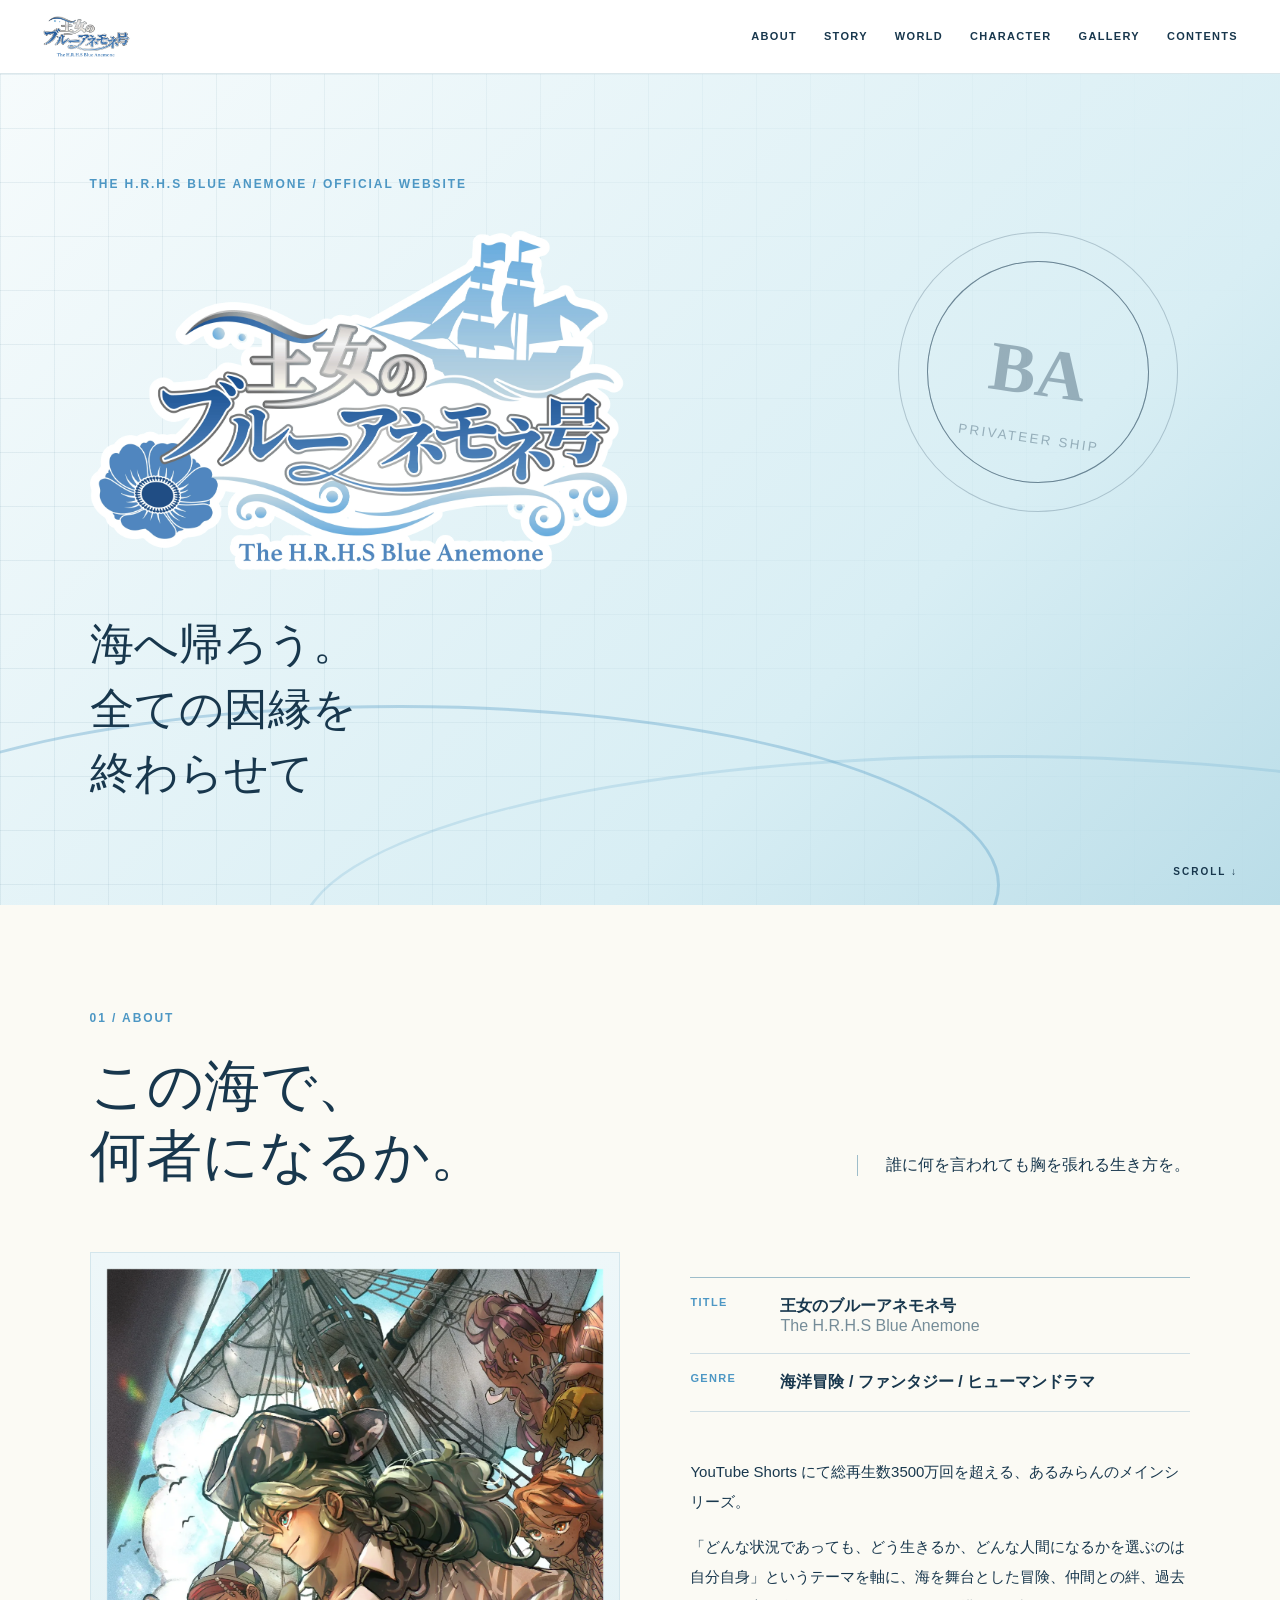
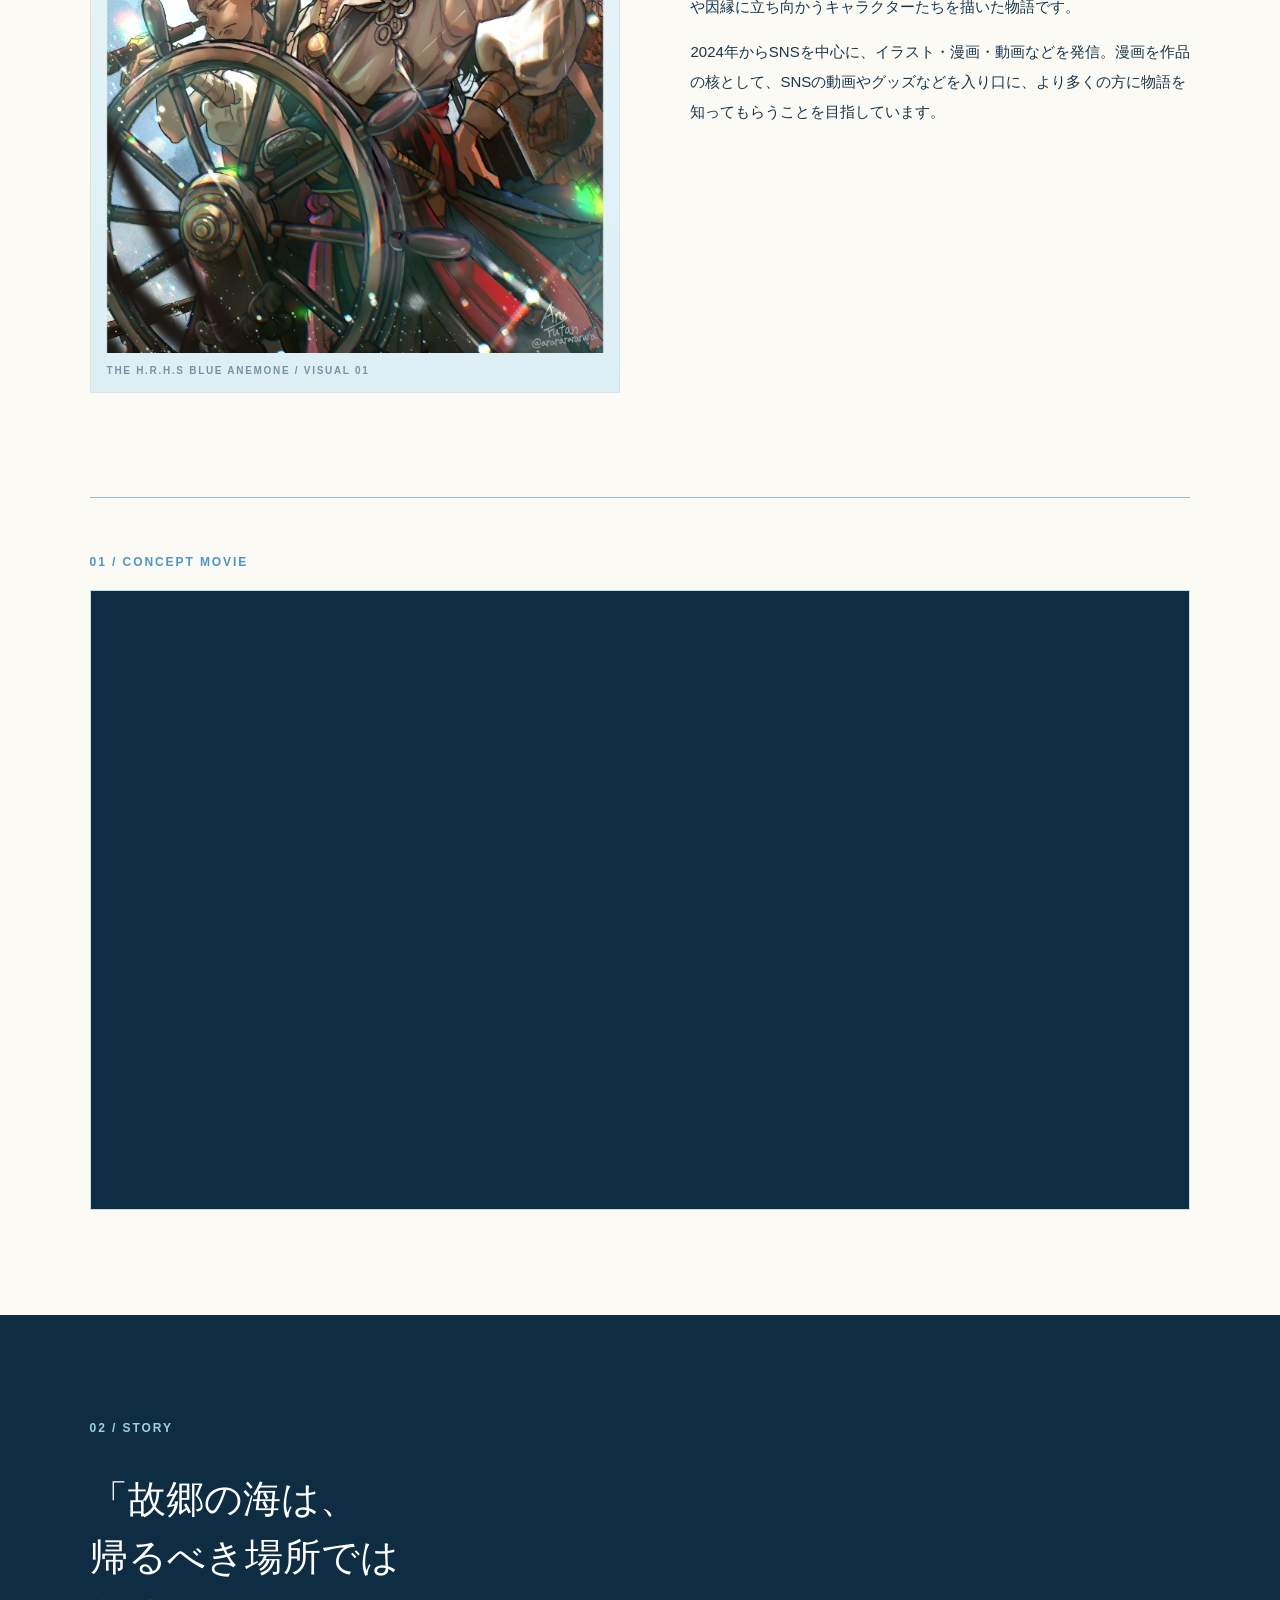
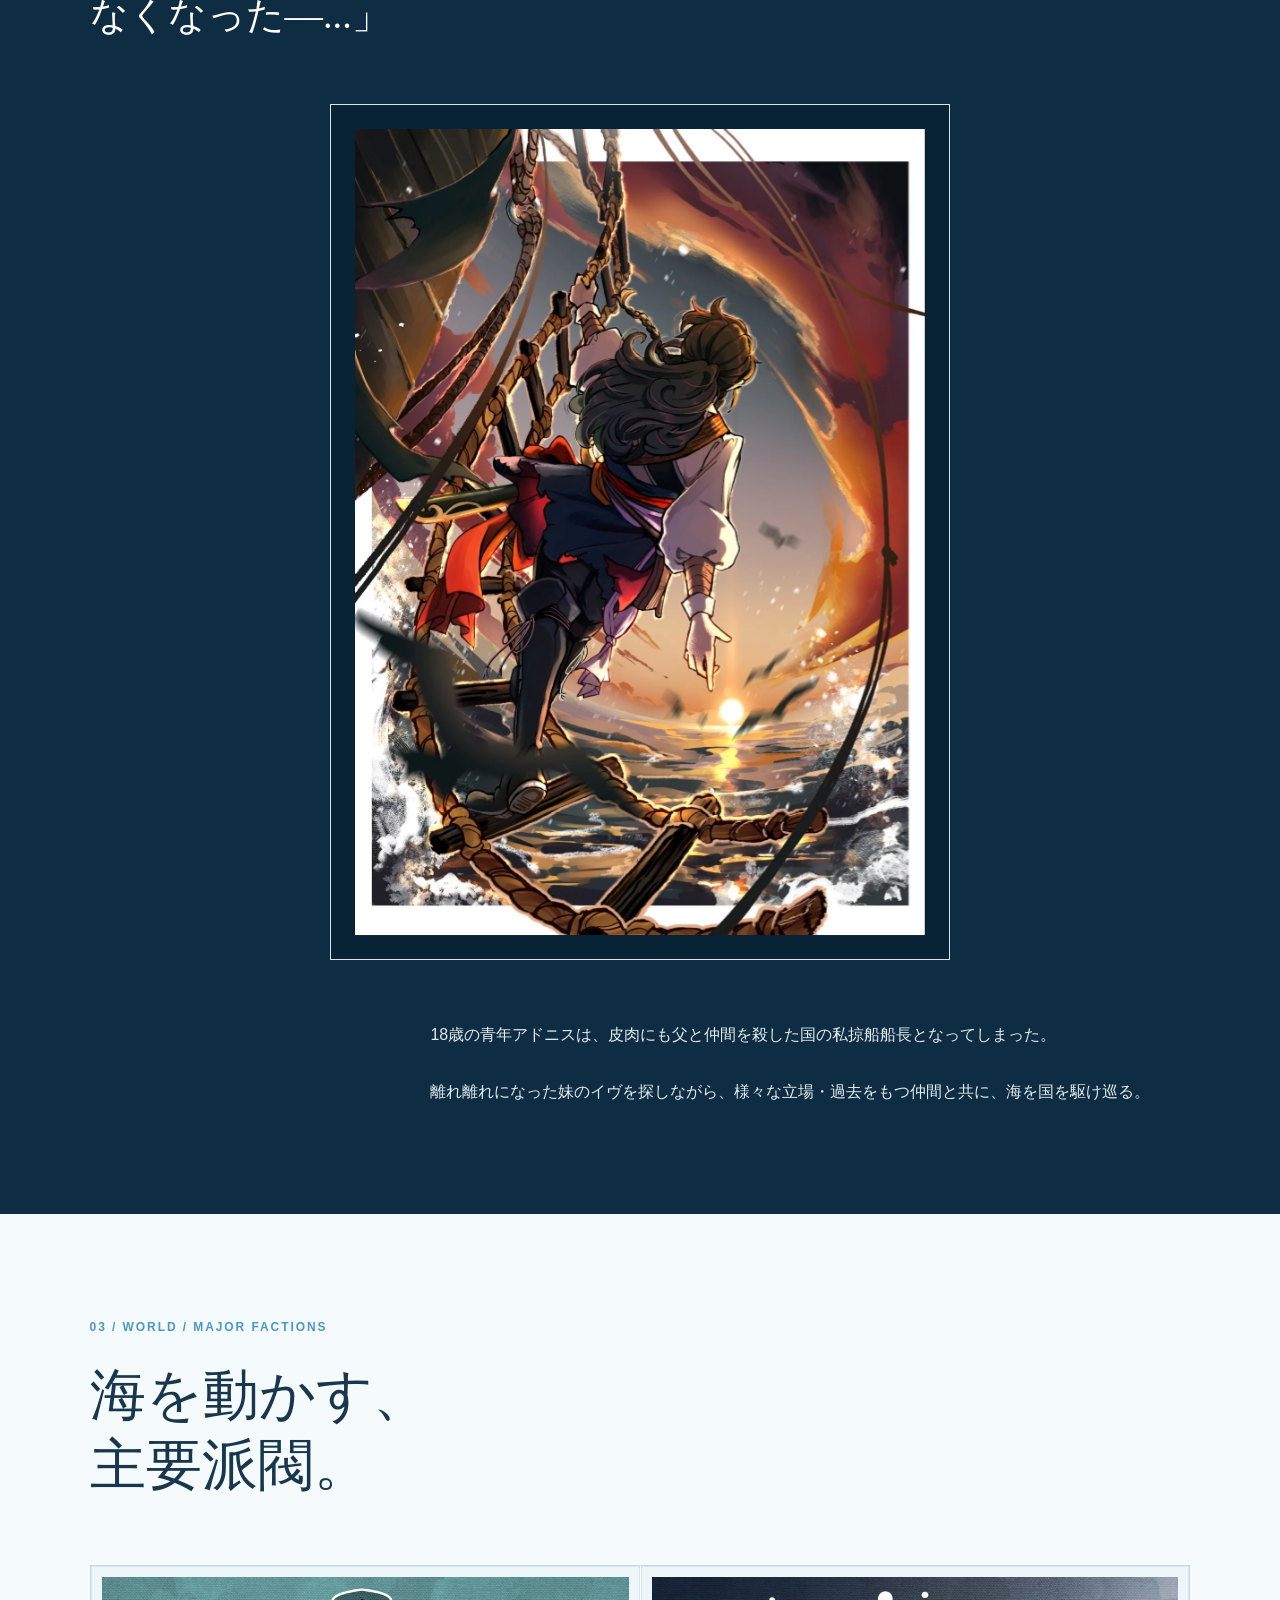
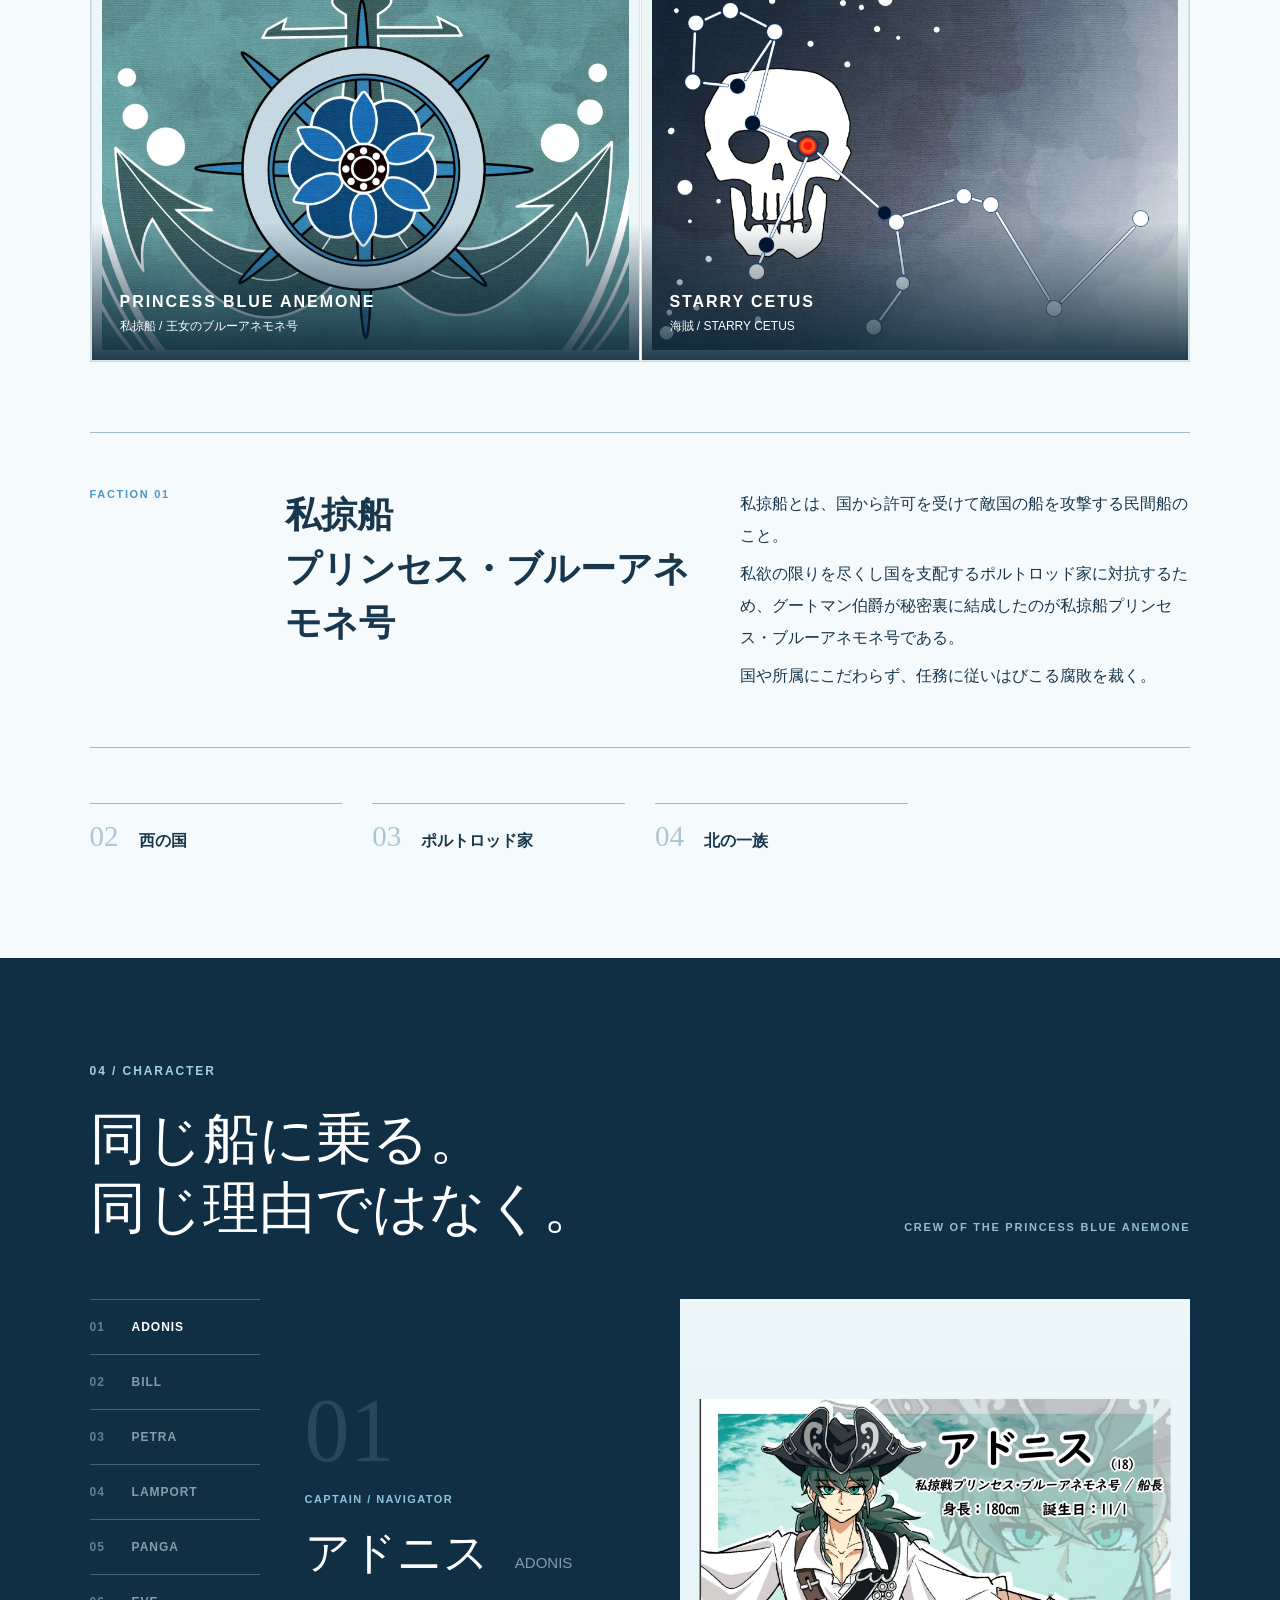
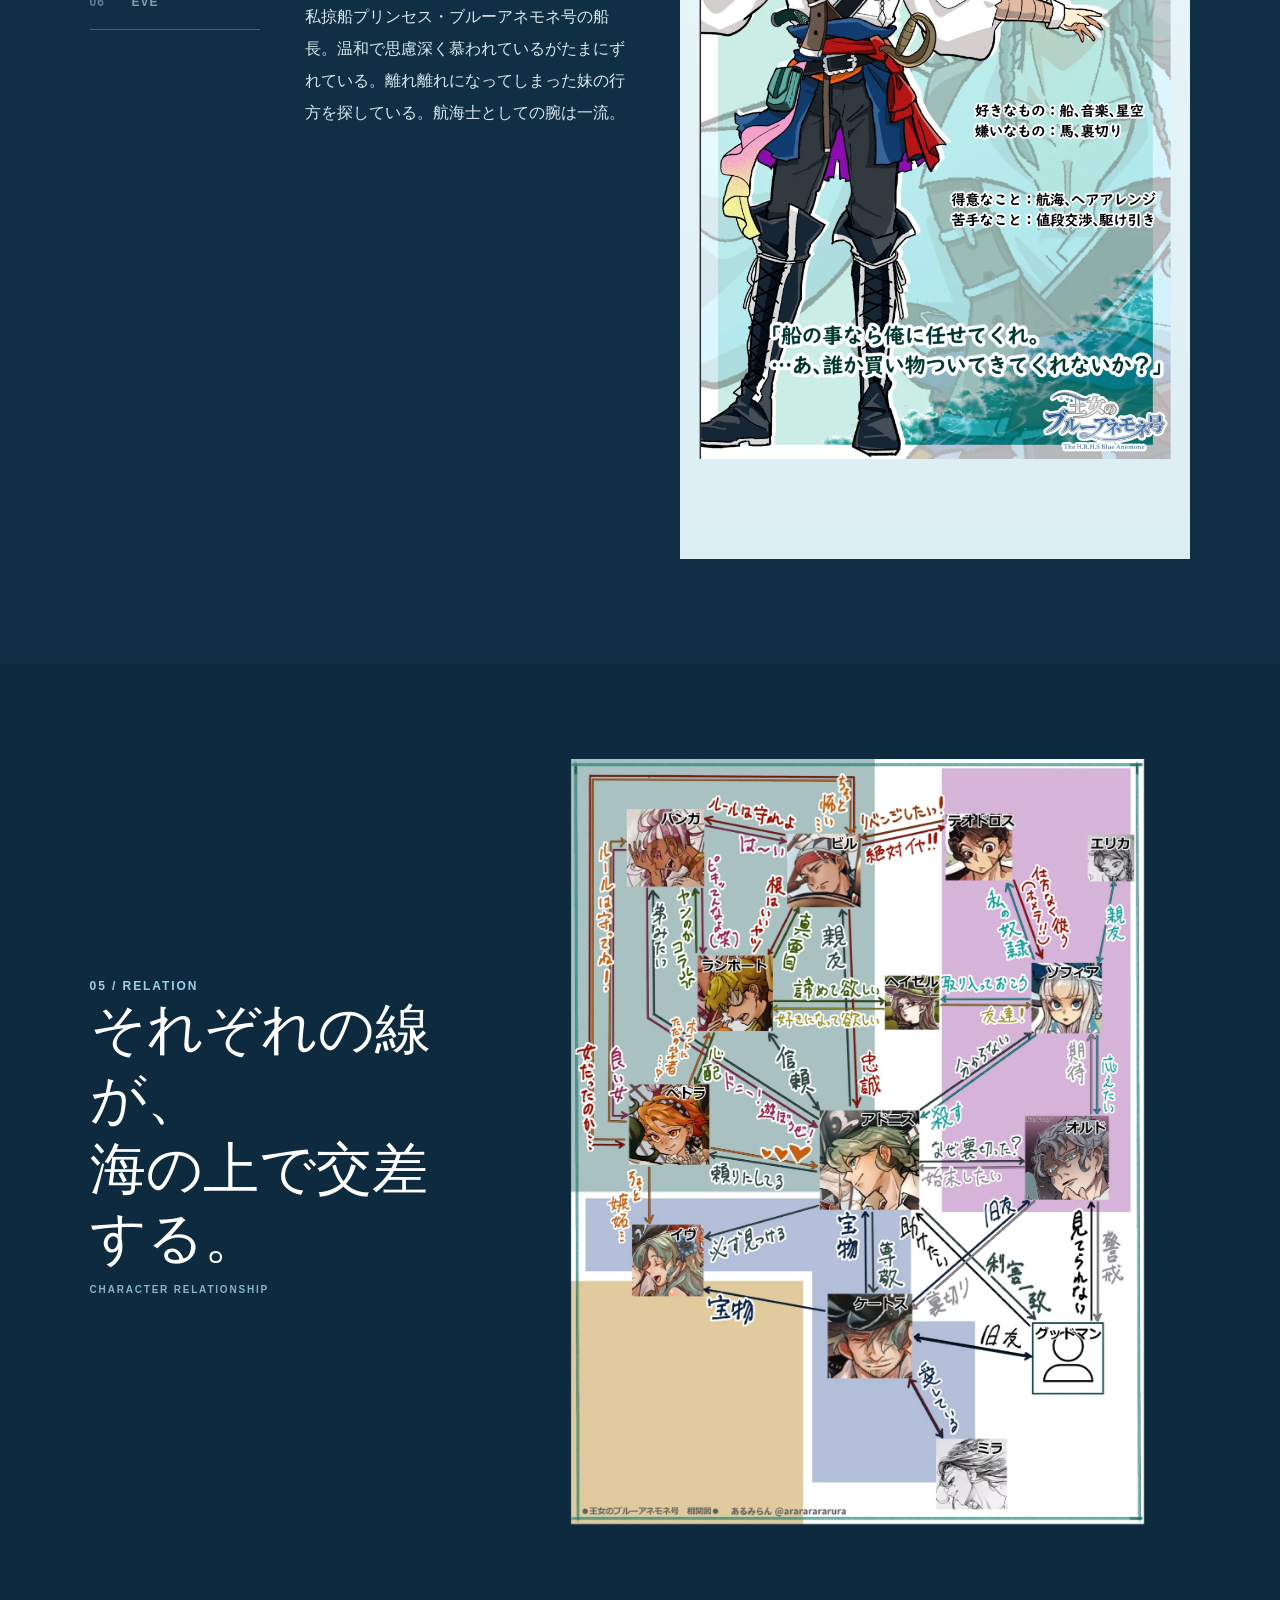
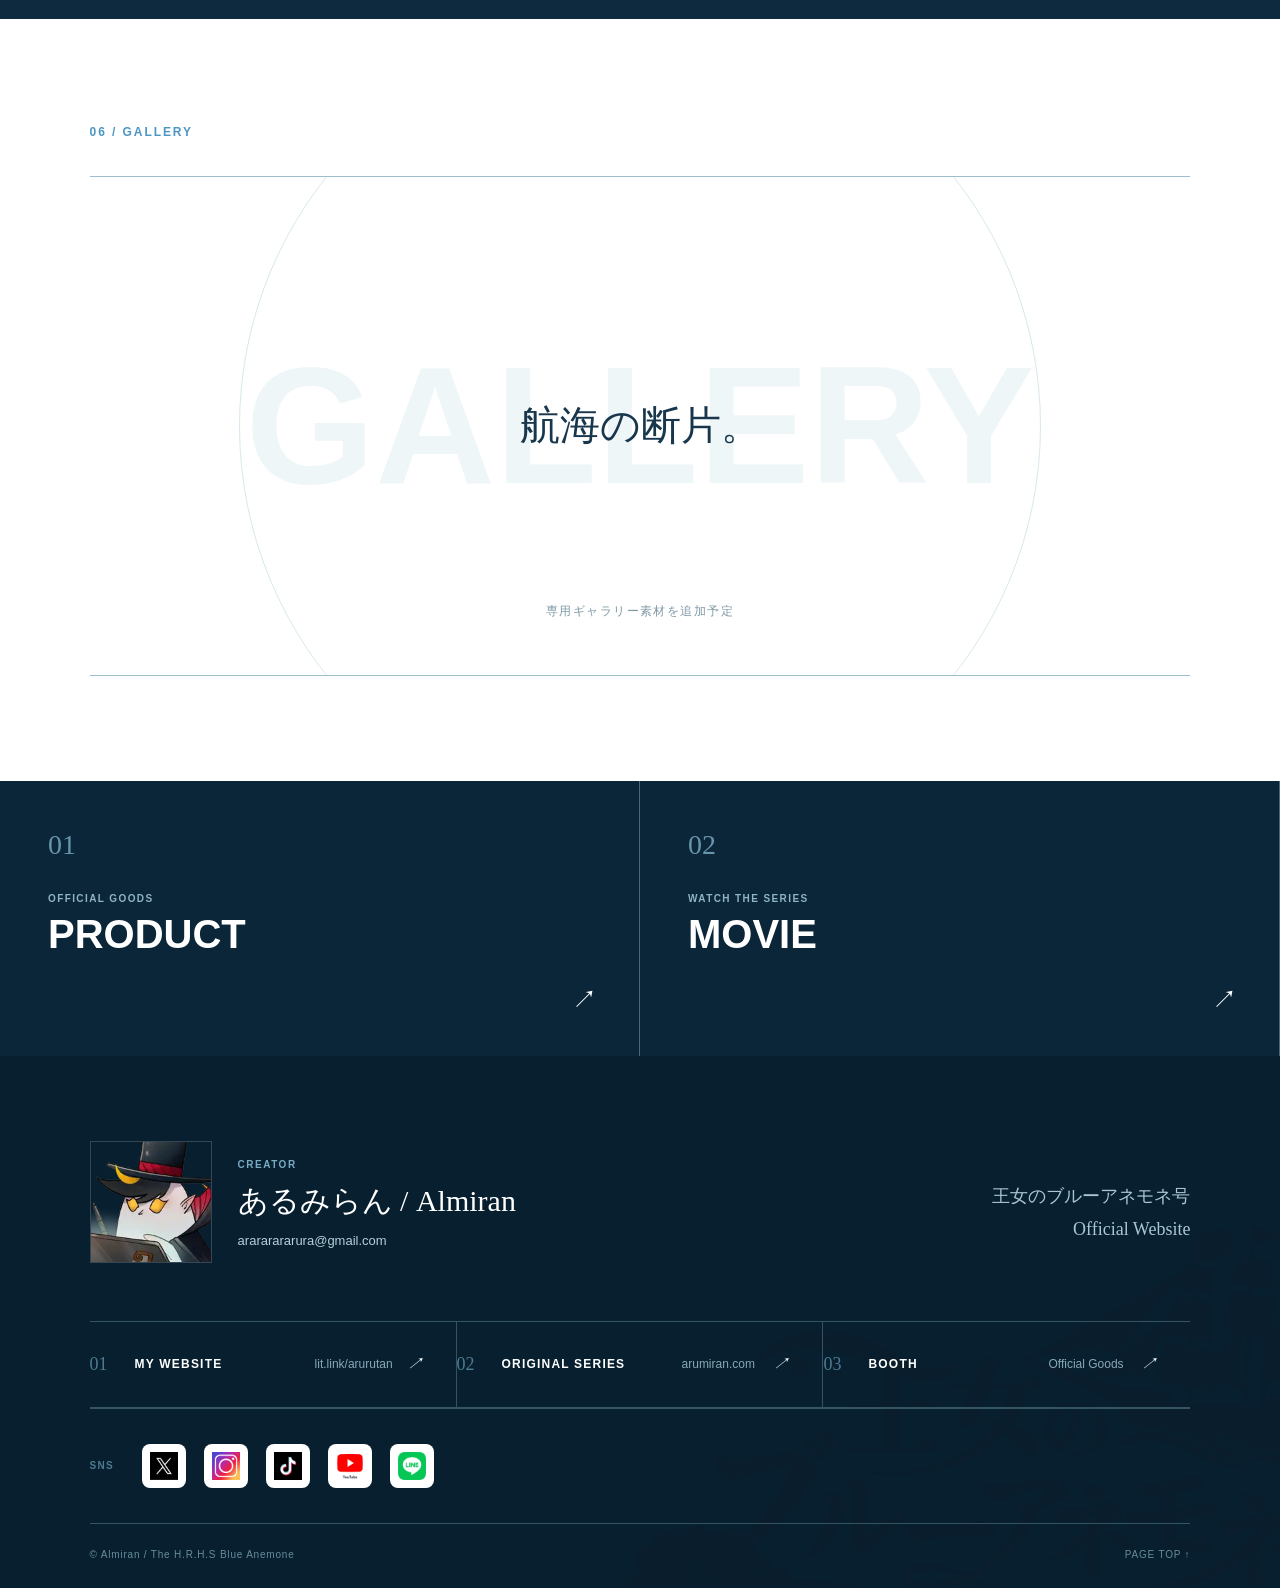
<file: index.html>
<!doctype html><html lang="ja"><head><meta charset="utf-8"><meta name="viewport" content="width=device-width,initial-scale=1"><title>王女のブルーアネモネ号 Official Website</title><link rel="preload" as="image" href="assets/header-logo.webp" fetchpriority="high"><link rel="preload" as="image" href="assets/main-logo.webp" fetchpriority="high"><link rel="stylesheet" href="style.css"><link rel="stylesheet" href="responsive.css?v=15"><link rel="stylesheet" href="concept-movie.css?v=1"><link rel="stylesheet" href="story-layout.css?v=1"></head>
<body>
<header class="site-header"><a class="brand" href="#top"><img src="assets/header-logo.webp" alt="王女のブルーアネモネ号" width="2615" height="1290" fetchpriority="high" decoding="async"></a><nav><a href="#about">ABOUT</a><a href="#story">STORY</a><a href="#world">WORLD</a><a href="#character">CHARACTER</a><a href="#gallery">GALLERY</a><a href="#product">CONTENTS</a></nav></header>
<main>
<section id="top" class="hero"><div class="hero-grid"></div><div class="hero-wave wave-a"></div><div class="hero-wave wave-b"></div><div class="hero-copy"><p class="eyebrow">THE H.R.H.S BLUE ANEMONE / OFFICIAL WEBSITE</p><img class="hero-logo" src="assets/main-logo.webp" alt="王女のブルーアネモネ号" width="2990" height="1888" fetchpriority="high" decoding="async"><h1>海へ帰ろう。<br>全ての因縁を<br>終わらせて</h1></div><div class="hero-seal" aria-hidden="true"><span>BA</span><small>PRIVATEER SHIP</small></div><div class="scroll">SCROLL ↓</div></section>
<section id="about" class="section about"><div class="section-index">01 / ABOUT</div><div class="about-head"><h2>この海で、<br>何者になるか。</h2><p>誰に何を言われても胸を張れる生き方を。</p></div><div class="about-layout"><figure><img src="assets/about.webp" alt="王女のブルーアネモネ号 イメージ" width="1308" height="1800" loading="lazy" decoding="async"><figcaption>THE H.R.H.S BLUE ANEMONE / VISUAL 01</figcaption></figure><div class="about-copy"><dl><dt>TITLE</dt><dd>王女のブルーアネモネ号<br><span>The H.R.H.S Blue Anemone</span></dd><dt>GENRE</dt><dd>海洋冒険 / ファンタジー / ヒューマンドラマ</dd></dl><p>YouTube Shorts にて総再生数3500万回を超える、あるみらんのメインシリーズ。</p><p>「どんな状況であっても、どう生きるか、どんな人間になるかを選ぶのは自分自身」というテーマを軸に、海を舞台とした冒険、仲間との絆、過去や因縁に立ち向かうキャラクターたちを描いた物語です。</p><p>2024年からSNSを中心に、イラスト・漫画・動画などを発信。漫画を作品の核として、SNSの動画やグッズなどを入り口に、より多くの方に物語を知ってもらうことを目指しています。</p></div></div><div class="concept-movie" aria-label="Concept Movie"><p class="section-index">01 / CONCEPT MOVIE</p><div class="concept-movie-player"><iframe src="https://www.youtube-nocookie.com/embed/Io4i43J26CM?rel=0" title="「王女のブルーアネモネ号」 Concept Movie" loading="lazy" referrerpolicy="strict-origin-when-cross-origin" allow="accelerometer; autoplay; clipboard-write; encrypted-media; gyroscope; picture-in-picture; web-share" allowfullscreen></iframe></div></div></section>
<section id="story" class="section story"><div class="story-copy"><div class="section-index light">02 / STORY</div><blockquote>「故郷の海は、<br>帰るべき場所では<br>なくなった―...」</blockquote><div class="story-image"><img src="assets/story.webp" alt="王女のブルーアネモネ号 ストーリービジュアル" width="1273" height="1800" loading="lazy" decoding="async"></div><div class="story-description"><p>18歳の青年アドニスは、皮肉にも父と仲間を殺した国の私掠船船長となってしまった。</p><p>離れ離れになった妹のイヴを探しながら、様々な立場・過去をもつ仲間と共に、海を国を駆け巡る。</p></div></div></section>
<section id="world" class="section world"><div class="section-index">03 / WORLD / MAJOR FACTIONS</div><div class="world-title"><h2>海を動かす、<br>主要派閥。</h2></div><div class="flags"><figure><img src="assets/flag-blue.webp" alt="プリンセス・ブルーアネモネ号の旗" width="1800" height="1272" loading="lazy" decoding="async"><figcaption><b>PRINCESS BLUE ANEMONE</b><span>私掠船 / 王女のブルーアネモネ号</span></figcaption></figure><figure><img src="assets/flag-cetus.webp" alt="スターリィセタスの旗" width="1800" height="1272" loading="lazy" decoding="async"><figcaption><b>STARRY CETUS</b><span>海賊 / STARRY CETUS</span></figcaption></figure></div><article class="keyword-main"><div class="keyword-no">FACTION 01</div><h3>私掠船<br>プリンセス・ブルーアネモネ号</h3><div class="keyword-copy"><p>私掠船とは、国から許可を受けて敵国の船を攻撃する民間船のこと。</p><p>私欲の限りを尽くし国を支配するポルトロッド家に対抗するため、グートマン伯爵が秘密裏に結成したのが私掠船プリンセス・ブルーアネモネ号である。</p><p>国や所属にこだわらず、任務に従いはびこる腐敗を裁く。</p></div></article><div class="keyword-list"><div><span>02</span><b>西の国</b></div><div><span>03</span><b>ポルトロッド家</b></div><div><span>04</span><b>北の一族</b></div></div></section>
<section id="character" class="section characters"><div class="section-index light">04 / CHARACTER</div><div class="character-heading"><h2>同じ船に乗る。<br>同じ理由ではなく。</h2><p>CREW OF THE PRINCESS BLUE ANEMONE</p></div><div class="character-stage"><div class="character-tabs" role="tablist"><button class="active" data-char="0"><span>01</span>ADONIS</button><button data-char="1"><span>02</span>BILL</button><button data-char="2"><span>03</span>PETRA</button><button data-char="3"><span>04</span>LAMPORT</button><button data-char="4"><span>05</span>PANGA</button><button data-char="5"><span>06</span>EVE</button></div><div class="character-text"><div class="char-no">01</div><p class="role">CAPTAIN / NAVIGATOR</p><h3>アドニス <small>ADONIS</small></h3><p class="desc">私掠船プリンセス・ブルーアネモネ号の船長。温和で思慮深く慕われているがたまにずれている。離れ離れになってしまった妹の行方を探している。航海士としての腕は一流。</p></div><div class="character-cards"><img class="active" src="assets/adonis.webp" alt="アドニス プロフィールカード" width="811" height="1137" loading="lazy" decoding="async"><img src="assets/bill.webp" alt="ビル プロフィールカード" width="811" height="1137" loading="lazy" decoding="async"><img src="assets/petra.webp" alt="ペトラ プロフィールカード" width="811" height="1137" loading="lazy" decoding="async"><img src="assets/lamport.webp" alt="ランポート プロフィールカード" width="811" height="1137" loading="lazy" decoding="async"><img src="assets/panga.webp" alt="パンガ プロフィールカード" width="811" height="1137" loading="lazy" decoding="async"><img src="assets/eve.webp" alt="イヴ プロフィールカード" width="811" height="1137" loading="lazy" decoding="async"></div></div></section>
<section class="relation"><div class="relation-copy"><div class="section-index light">05 / RELATION</div><h2>それぞれの線が、<br>海の上で交差する。</h2><p>CHARACTER RELATIONSHIP</p></div><img src="assets/relation.webp" alt="王女のブルーアネモネ号 相関図" width="1349" height="1800" loading="lazy" decoding="async"></section>
<section id="gallery" class="section gallery"><div class="section-index">06 / GALLERY</div><div class="gallery-empty"><div class="gallery-word">GALLERY</div><p>航海の断片。</p><span>専用ギャラリー素材を追加予定</span></div></section>
<section id="product" class="portals"><a href="https://aru-rutan.booth.pm/" target="_blank" rel="noopener"><span>01</span><small>OFFICIAL GOODS</small><b>PRODUCT</b><i>↗</i></a><a id="movie" href="https://youtube.com/playlist?list=PL7vGDFSIdqcCWFHSTTX7_EQet-5BRoSVh&si=fsrJKf89MZkEYQkq" target="_blank" rel="noopener"><span>02</span><small>WATCH THE SERIES</small><b>MOVIE</b><i>↗</i></a></section>
</main>
<footer class="footer"><img class="footer-logo" src="assets/footer-logo.webp" alt="王女のブルーアネモネ号" width="2891" height="1788" loading="lazy" decoding="async"><div class="footer-top"><div class="creator"><img src="assets/almiran.webp" alt="あるみらん" width="180" height="180" loading="lazy" decoding="async"><div><span>CREATOR</span><h2>あるみらん / Almiran</h2><a href="mailto:arararararura@gmail.com">arararararura@gmail.com</a></div></div><p class="creator-copy">王女のブルーアネモネ号<br>Official Website</p></div><div class="footer-links"><a href="https://lit.link/arurutan" target="_blank" rel="noopener"><span>01</span><b>MY WEBSITE</b><em>lit.link/arurutan</em><i>↗</i></a><a href="https://www.arumiran.com/" target="_blank" rel="noopener"><span>02</span><b>ORIGINAL SERIES</b><em>arumiran.com</em><i>↗</i></a><a href="https://aru-rutan.booth.pm/" target="_blank" rel="noopener"><span>03</span><b>BOOTH</b><em>Official Goods</em><i>↗</i></a></div><div class="social"><span>SNS</span><a href="https://x.com/arararararura" target="_blank" rel="noopener" aria-label="X"><img src="assets/social-x.jpg" alt="X" width="160" height="160" loading="lazy" decoding="async"></a><a href="https://www.instagram.com/arararararura" target="_blank" rel="noopener" aria-label="Instagram"><img src="assets/social-instagram.jpg" alt="Instagram" width="160" height="160" loading="lazy" decoding="async"></a><a href="https://www.tiktok.com/@arumiran" target="_blank" rel="noopener" aria-label="TikTok"><img src="assets/social-tiktok.png" alt="TikTok" width="160" height="160" loading="lazy" decoding="async"></a><a href="https://youtube.com/@arumiran" target="_blank" rel="noopener" aria-label="YouTube"><img src="assets/social-youtube.jpg" alt="YouTube" width="160" height="160" loading="lazy" decoding="async"></a><a href="https://lin.ee/MexFZj4" target="_blank" rel="noopener" aria-label="LINE"><img src="assets/social-line.png" alt="LINE" width="160" height="160" loading="lazy" decoding="async"></a></div><div class="footer-bottom"><span>© Almiran / The H.R.H.S Blue Anemone</span><a href="#top">PAGE TOP ↑</a></div></footer>
<script src="script.js"></script></body></html>
</file>
<file: style.css>
:root{--ink:#18374d;--deep:#0e2d43;--blue:#4d97c4;--pale:#eaf6f9;--line:#9ebdca;--paper:#fbfaf4}*{box-sizing:border-box}html{scroll-behavior:smooth}body{margin:0;color:var(--ink);font-family:"Hiragino Kaku Gothic ProN","Yu Gothic",sans-serif;background:#fff}a{color:inherit;text-decoration:none}img{display:block;max-width:100%;image-rendering:auto}.site-header{height:74px;position:sticky;top:0;z-index:20;background:rgba(255,255,255,.94);display:flex;align-items:center;padding:0 42px;border-bottom:1px solid #dbe7eb;backdrop-filter:blur(10px)}.brand{width:155px}.brand img{height:44px;width:auto;object-fit:contain}.site-header nav{margin-left:auto;display:flex;gap:27px;font:700 11px/1 Arial;letter-spacing:.12em}.site-header nav a:hover{color:var(--blue)}.hero{height:calc(100vh - 74px);min-height:680px;position:relative;overflow:hidden;background:linear-gradient(135deg,#f6fbfc 0%,#d8eef4 68%,#badde8 100%)}.hero-grid{position:absolute;inset:0;background-image:linear-gradient(rgba(36,98,127,.08) 1px,transparent 1px),linear-gradient(90deg,rgba(36,98,127,.08) 1px,transparent 1px);background-size:54px 54px;mask-image:linear-gradient(90deg,#000,transparent)}.hero-wave{position:absolute;border:3px solid rgba(76,151,194,.34);border-radius:50%;width:1200px;height:360px;left:-200px;bottom:-160px}.wave-b{left:300px;bottom:-210px;width:1400px;border-color:rgba(76,151,194,.18)}.hero-copy{position:absolute;left:8vw;top:18%;width:min(610px,46vw)}.eyebrow,.section-index{font:700 12px/1.4 Arial;letter-spacing:.16em;color:var(--blue)}.hero-logo{width:min(560px,42vw);margin:38px 0 42px}.hero h1{font-family:"Yu Mincho","Hiragino Mincho ProN",serif;font-size:clamp(32px,3.4vw,58px);font-weight:500;line-height:1.48;margin:0}.hero-note{margin-top:28px;padding-top:18px;border-top:1px solid rgba(24,55,77,.3);letter-spacing:.12em}.hero-seal{position:absolute;right:8vw;top:19%;width:280px;height:280px;border:1px solid rgba(24,55,77,.23);border-radius:50%;display:grid;place-items:center;color:rgba(24,55,77,.35);transform:rotate(8deg)}.hero-seal:before,.hero-seal:after{content:"";position:absolute;inset:28px;border:1px solid currentColor;border-radius:50%}.hero-seal span{font:700 70px Georgia}.hero-seal small{position:absolute;bottom:65px;letter-spacing:.18em}.scroll{position:absolute;bottom:28px;right:42px;font:700 10px Arial;letter-spacing:.2em}.section{padding:105px 7vw}.about{background:var(--paper)}.about-head{display:flex;justify-content:space-between;align-items:flex-end;margin:25px 0 60px}.about-head h2,.world-title h2,.character-heading h2,.memory h2,.relation h2{font-family:"Yu Mincho",serif;font-weight:500;font-size:clamp(42px,4.4vw,70px);line-height:1.24;margin:0}.about-head p{max-width:420px;border-left:1px solid var(--line);padding-left:28px}.about-layout{display:grid;grid-template-columns:1.03fr .97fr;gap:70px;align-items:start}.about figure{margin:0;background:linear-gradient(180deg,#eef7f9,#dceff4);padding:16px}.about figure img{width:100%;height:660px;object-fit:contain;object-position:center center}.about figcaption{font:700 10px Arial;letter-spacing:.17em;margin-top:12px;color:#7793a2}.about-copy{padding-top:25px}.about-copy dl{display:grid;grid-template-columns:90px 1fr;border-top:1px solid var(--line);margin:0 0 45px}.about-copy dt,.about-copy dd{margin:0;padding:18px 0;border-bottom:1px solid #cfdee4}.about-copy dt{font:700 11px Arial;color:var(--blue);letter-spacing:.12em}.about-copy dd{font-weight:700}.about-copy dd span{font-weight:400;color:#758c98}.about-copy p{line-height:2;font-size:15px}.story{padding:0;display:grid;grid-template-columns:1fr 1fr;background:var(--deep);color:#fff}.story-image{display:grid;place-items:center;background:#092336;padding:24px}.story-image img{width:100%;height:100%;min-height:760px;max-height:760px;object-fit:contain;object-position:center center}.story-copy{padding:100px 7vw}.section-index.light{color:#9ed0e5}.story blockquote{font-family:"Yu Mincho",serif;font-size:clamp(34px,3vw,52px);line-height:1.5;margin:35px 0 60px}.story-copy>p{line-height:2.15;color:#e2edf2}.story-messages{margin-top:55px;border-top:1px solid #477184}.story-messages span{display:block;border-bottom:1px solid #477184;padding:16px 0;font-size:13px;letter-spacing:.08em}.world{background:#f5fbfc}.world-title{display:flex;align-items:flex-end;justify-content:space-between;margin:25px 0 65px}.world-title p{letter-spacing:.08em}.flags{display:grid;grid-template-columns:1fr 1fr;gap:1px;background:#fff;border:1px solid #c7dbe4}.flags figure{margin:0;position:relative;overflow:hidden;background:#edf6f8}.flags img{width:100%;height:430px;object-fit:contain;object-position:center center;background:#edf6f8;padding:10px}.flags figcaption{position:absolute;left:0;right:0;bottom:0;background:linear-gradient(transparent,rgba(7,35,52,.88));padding:70px 28px 25px;color:#fff}.flags b,.flags span{display:block}.flags b{font:700 16px Arial;letter-spacing:.12em}.flags span{font-size:12px;margin-top:7px}.keyword-main{margin:70px 0 55px;padding:55px 0;border-top:1px solid var(--line);border-bottom:1px solid var(--line);display:grid;grid-template-columns:150px 1fr 1.1fr;gap:45px;align-items:start}.keyword-no{font:700 11px Arial;letter-spacing:.15em;color:var(--blue)}.keyword-main h3{font-family:"Yu Mincho",serif;font-size:36px;line-height:1.5;margin:0}.keyword-main p{grid-column:3;line-height:2;margin:0 0 15px}.keyword-list{display:grid;grid-template-columns:repeat(4,1fr);gap:30px}.keyword-list div{border-top:1px solid var(--line);padding-top:16px}.keyword-list span{font:400 29px Georgia;color:#a9c7d4;margin-right:20px}.characters{background:#102f45;color:#fff}.character-heading{display:flex;justify-content:space-between;align-items:flex-end;margin:25px 0 55px}.character-heading p{font:700 11px Arial;letter-spacing:.16em;color:#93bdcf}.character-stage{display:grid;grid-template-columns:170px 330px minmax(520px,1fr);gap:45px;min-height:860px}.character-tabs{display:flex;flex-direction:column;border-top:1px solid #426579}.character-tabs button{appearance:none;border:0;border-bottom:1px solid #426579;background:none;color:#849eab;text-align:left;padding:20px 0;font:700 12px Arial;letter-spacing:.08em;cursor:pointer}.character-tabs button span{display:inline-block;width:42px;color:#5f8293}.character-tabs button.active{color:#fff}.character-text{padding-top:80px}.char-no{font:400 90px Georgia;color:#25485d}.role{font:700 11px Arial;letter-spacing:.13em;color:#8bc5dd}.character-text h3{font-family:"Yu Mincho",serif;font-size:45px;font-weight:500;margin:18px 0}.character-text h3 small{font:400 15px Arial;color:#819dac;margin-left:15px}.desc{line-height:2;color:#dbe7ec}.character-cards{position:relative;min-height:860px;background:linear-gradient(180deg,#edf7fa,#dbeef3);overflow:hidden;padding:20px}.character-cards img{position:absolute;inset:20px;width:calc(100% - 40px);height:calc(100% - 40px);object-fit:contain;object-position:center top;opacity:0;transform:translateX(15px);transition:.35s ease}.character-cards img.active{opacity:1;transform:none}.memory{display:grid;grid-template-columns:.8fr 1.2fr;padding-top:0;padding-bottom:0;background:var(--paper)}.memory-lead{padding:110px 55px 110px 0;border-right:1px solid #d3e0e5}.memory-list{padding:70px 0 70px 70px}.memory-list article{padding:40px 0;border-bottom:1px solid #c6d7de}.memory-list span{font:700 11px Arial;letter-spacing:.15em;color:var(--blue)}.memory-list h3{font-family:"Yu Mincho",serif;font-size:30px;font-weight:500;margin:14px 0}.relation{background:#0d2a3e;color:#fff;padding:95px 7vw;display:grid;grid-template-columns:380px 1fr;align-items:center;gap:55px}.relation-copy p{font:700 10px Arial;letter-spacing:.18em;color:#89b4c7}.relation img{width:100%;max-height:840px;object-fit:contain;object-position:center center}.gallery{background:#fff}.gallery-empty{margin-top:35px;height:500px;border-top:1px solid var(--line);border-bottom:1px solid var(--line);display:grid;place-items:center;text-align:center;position:relative;overflow:hidden}.gallery-empty:before{content:"";position:absolute;width:800px;height:800px;border:1px solid #d8e8ed;border-radius:50%}.gallery-word{position:absolute;font:700 clamp(80px,13vw,190px) Arial;color:#eff6f8;letter-spacing:-.04em}.gallery-empty p{font-family:"Yu Mincho",serif;font-size:40px;z-index:1;margin:0}.gallery-empty span{position:absolute;bottom:55px;font-size:12px;color:#7f99a5;letter-spacing:.12em}.portals{display:grid;grid-template-columns:repeat(3,1fr);background:#0b2639;color:#fff}.portals a{min-height:275px;padding:48px;position:relative;border-right:1px solid #496779;transition:.25s}.portals a:hover{background:#143b55}.portals span{font:400 28px Georgia;color:#6794aa}.portals small,.portals b{display:block}.portals small{margin-top:32px;color:#8fb4c5;font:700 10px Arial;letter-spacing:.14em}.portals b{font:700 40px Arial;margin-top:8px}.portals i{position:absolute;right:42px;bottom:40px;font-style:normal;font-size:25px}.footer{background:#071f2f;color:#fff;padding:85px 7vw 28px;position:relative;overflow:hidden}.footer-logo{position:absolute;width:780px;right:-120px;bottom:-120px;opacity:.1;filter:none}.footer-top{position:relative;z-index:1;display:flex;justify-content:space-between;align-items:flex-end;padding-bottom:58px;border-bottom:1px solid #345363}.creator{display:flex;align-items:center;gap:26px}.creator>img{width:122px;height:122px;object-fit:cover;border:1px solid rgba(255,255,255,.18)}.creator span{font:700 10px Arial;letter-spacing:.15em;color:#79abc2}.creator h2{font-family:"Yu Mincho",serif;font-weight:500;font-size:30px;margin:9px 0}.creator a{font-size:13px;color:#b6d0dc}.creator-copy{text-align:right;font-family:"Yu Mincho",serif;font-size:18px;line-height:1.8;color:#aac6d3}.footer-links{position:relative;z-index:1;display:grid;grid-template-columns:1fr 1fr;border-bottom:1px solid #345363}.footer-links a{display:grid;grid-template-columns:45px 180px 1fr 25px;align-items:center;min-height:86px;border-bottom:1px solid #345363}.footer-links a:nth-child(odd){border-right:1px solid #345363;padding-right:30px}.footer-links a:nth-child(even){padding-left:30px}.footer-links span{font:400 18px Georgia;color:#4e7b91}.footer-links b{font:700 12px Arial;letter-spacing:.1em}.footer-links em{font-style:normal;font-size:12px;color:#88a8b7}.social{position:relative;z-index:1;display:flex;flex-wrap:wrap;gap:24px;padding:35px 0;border-bottom:1px solid #345363;font:700 10px Arial;letter-spacing:.12em}.social>span{color:#4e7b91;margin-right:10px}.social a{color:#bdd0d8}.footer-bottom{position:relative;z-index:1;display:flex;justify-content:space-between;padding-top:25px;font:400 10px Arial;color:#688d9d;letter-spacing:.08em}.about figure,.story-image,.flags figure{border:1px solid #d4e6ec}.relation img,.character-cards img,.about figure img,.story-image img,.flags img{backface-visibility:hidden}.story-copy,.about-copy{word-break:keep-all}.hero-logo,.brand img,.footer-logo{image-rendering:auto}@media(max-width:900px){.site-header nav{display:none}.hero-seal{display:none}.hero-copy{left:7vw;width:86vw}.hero-logo{width:78vw}.about-head,.world-title,.character-heading{display:block}.about-layout,.story,.memory,.relation{grid-template-columns:1fr}.about figure img{height:500px;object-fit:contain}.story-image img{min-height:500px;max-height:500px;object-fit:contain}.keyword-main{grid-template-columns:1fr}.keyword-main p{grid-column:1}.keyword-list{grid-template-columns:1fr 1fr}.character-stage{grid-template-columns:1fr}.character-tabs{display:grid;grid-template-columns:repeat(3,1fr)}.character-tabs button{padding-right:10px}.character-text{padding-top:10px}.character-cards{min-height:720px}.memory-lead{border-right:0;border-bottom:1px solid #d3e0e5}.memory-list{padding-left:0}.flags{grid-template-columns:1fr}.footer-top{display:block}.creator-copy{text-align:left;margin-top:35px}.footer-links{grid-template-columns:1fr}.footer-links a:nth-child(odd){border-right:0;padding-right:0}.footer-links a:nth-child(even){padding-left:0}.portals{grid-template-columns:1fr}}
</file>
<file: responsive.css>
html,body{width:100%;max-width:100%;overflow-x:hidden}html{scroll-padding-top:74px}main,.section,.site-header,.footer{max-width:100%}.about-layout,.story,.flags,.character-stage,.memory,.relation,.portals,.footer-links{min-width:0}.about-layout>*,.story>*,.flags>*,.character-stage>*,.memory>*,.relation>*,.portals>*,.footer-links>*{min-width:0}img{max-width:100%;height:auto}.about figure,.story-image,.flags figure,.relation{overflow:hidden}.about figure img{width:auto;height:auto;max-width:100%;max-height:716px;margin:0 auto}.story-image img{width:auto;height:auto;min-height:0;max-width:100%;max-height:707px;margin:auto}.flags img{width:auto;height:auto;max-width:100%;max-height:566px;margin:auto;aspect-ratio:auto}.relation img{width:auto;height:auto;max-width:100%;max-height:min(867px,85vh);margin:auto}.character-stage{grid-template-columns:minmax(120px,170px) minmax(240px,330px) minmax(320px,560px);justify-content:space-between}.character-cards{min-width:0;min-height:700px}.character-cards img{inset:auto;left:50%;top:50%;width:auto;height:auto;max-width:calc(100% - 40px);max-height:calc(100% - 40px);object-fit:contain;transform:translate(-50%,-50%) translateX(15px)}.character-cards img.active{transform:translate(-50%,-50%)}body{padding-top:74px}.site-header{position:fixed;left:0;right:0}.brand{flex:0 0 auto}.site-header nav{min-width:0;overflow-x:auto;overflow-y:hidden;white-space:nowrap;scrollbar-width:none}.site-header nav::-webkit-scrollbar{display:none}.site-header nav a{flex:0 0 auto}.keyword-main p{margin-bottom:6px}.keyword-main p:last-child{margin-bottom:0}.eyebrow,.section-index,.hero-note,.story-messages span,.world-title p,.character-heading p,.role,.portals small,.portals b,.footer-links b,.footer-links em,.creator a,.footer-bottom{overflow-wrap:anywhere}.gallery-word{letter-spacing:0}.footer-links a{grid-template-columns:45px minmax(120px,180px) minmax(0,1fr) 25px}.footer-links b,.footer-links em{min-width:0}.hero-logo,.brand img,.footer-logo{object-fit:contain}@media(max-width:1200px){.site-header{padding:0 24px}.site-header nav{gap:16px;font-size:10px}.section{padding-left:5vw;padding-right:5vw}.hero-copy{left:6vw;width:min(650px,58vw)}.hero-logo{width:min(560px,54vw)}.hero-seal{right:4vw;width:220px;height:220px}.about-layout{grid-template-columns:minmax(0,1fr) minmax(320px,.85fr);gap:42px}.story{grid-template-columns:minmax(0,1fr) minmax(360px,.9fr)}.character-stage{grid-template-columns:130px 280px minmax(320px,480px);gap:28px;min-height:700px}.character-cards{min-height:700px}.relation{grid-template-columns:300px minmax(0,1fr);gap:35px}}@media(max-width:900px){html{scroll-padding-top:64px}body{padding-top:64px}.site-header{height:64px;padding:0 18px;gap:16px}.brand{width:135px}.brand img{height:38px}.site-header nav{display:flex;gap:18px;font-size:10px;padding:23px 0}.hero{height:auto;min-height:calc(100svh - 64px);padding:90px 6vw 100px}.hero-copy{position:relative;left:auto;top:auto;width:100%}.hero-logo{width:min(620px,92vw);margin:30px 0 34px}.scroll{right:20px}.section{padding:72px 6vw}.about-layout,.story,.memory,.relation{grid-template-columns:1fr}.about figure{padding:10px}.about figure img{width:auto;height:auto;max-width:100%;max-height:none;margin:auto}.story-image{padding:14px}.story-image img{width:auto;height:auto;min-height:0;max-width:100%;max-height:none;margin:auto}.story-copy{padding:72px 6vw}.flags{grid-template-columns:1fr}.flags img{width:auto;height:auto;max-width:100%;max-height:none;margin:auto;aspect-ratio:auto}.keyword-main{grid-template-columns:1fr;gap:20px}.keyword-main p{grid-column:1}.keyword-list{grid-template-columns:1fr 1fr}.character-stage{grid-template-columns:1fr;min-height:0;gap:26px}.character-tabs{grid-template-columns:repeat(3,minmax(0,1fr))}.character-text{padding-top:0}.character-cards{min-height:620px;aspect-ratio:auto;padding:12px}.character-cards img{left:50%;top:50%;width:auto;height:auto;max-width:calc(100% - 24px);max-height:calc(100% - 24px);transform:translate(-50%,-50%) translateX(15px)}.character-cards img.active{transform:translate(-50%,-50%)}.memory-lead{padding:72px 0 45px}.memory-list{padding:25px 0 65px}.relation{padding:72px 6vw}.relation img{width:auto;height:auto;max-width:100%;max-height:none;margin:auto}.portals{grid-template-columns:1fr}.footer{padding-left:6vw;padding-right:6vw}.footer-links{grid-template-columns:1fr}}@media(max-width:600px){.site-header{padding:0 14px;gap:12px}.brand{width:112px}.brand img{height:34px}.site-header nav{gap:14px;font-size:10px}.section{padding:58px 20px}.hero{padding-left:20px;padding-right:20px}.hero h1{font-size:clamp(28px,9vw,42px)}.hero-note{font-size:13px}.about-head h2,.world-title h2,.character-heading h2,.memory h2,.relation h2{font-size:clamp(36px,11vw,52px)}.about-head p{margin-top:24px;padding-left:18px}.about-layout{gap:28px}.story-copy{padding:58px 20px}.story blockquote{font-size:clamp(29px,8.5vw,40px);margin-bottom:38px}.keyword-list{grid-template-columns:1fr}.keyword-main h3{font-size:30px}.character-tabs{grid-template-columns:1fr 1fr}.character-tabs button{font-size:11px}.character-text h3{font-size:36px}.char-no{font-size:70px}.character-cards{min-height:520px}.relation{padding:58px 20px}.gallery-empty{height:360px}.gallery-empty p{font-size:32px}.portals a{min-height:220px;padding:34px 24px}.portals b{font-size:34px}.footer{padding:62px 20px 24px}.creator{align-items:flex-start}.creator>img{width:88px;height:88px}.creator h2{font-size:24px}.footer-links a{grid-template-columns:34px minmax(0,1fr) 24px;gap:8px;min-height:76px}.footer-links em{display:none}.social{gap:16px}.footer-bottom{gap:20px;font-size:9px}.footer-logo{width:520px;right:-220px;bottom:-60px}}

.hero{height:auto;min-height:max(680px,calc(100svh - 74px));padding:clamp(72px,10vh,128px) 7vw 100px;display:flex;align-items:center}.hero-copy{position:relative;left:auto;top:auto;z-index:1}.hero h1,.story blockquote{word-break:normal;line-break:strict;overflow-wrap:anywhere}.story-copy,.about-copy{word-break:normal;line-break:strict;overflow-wrap:anywhere}.story-copy>p,.about-copy p{max-width:100%;overflow-wrap:anywhere}.story-copy{min-width:0;overflow:hidden}.story{grid-template-columns:minmax(0,1fr) minmax(320px,1fr)}@media(max-width:900px){.hero{min-height:calc(100svh - 64px);padding-top:72px;padding-bottom:86px;align-items:flex-start}.hero h1{line-height:1.38}.story-copy{overflow:visible}.story{grid-template-columns:1fr}}@media(max-width:600px){.hero h1{font-size:clamp(28px,8vw,38px);line-height:1.42}.story-copy>p{font-size:15px;line-height:2}.story blockquote{line-height:1.42}}
.keyword-copy{grid-column:3}.keyword-copy p{grid-column:auto;margin-bottom:6px}.keyword-copy p:last-child{margin-bottom:0}@media(max-width:900px){.keyword-copy{grid-column:1}}

.footer-links{grid-template-columns:repeat(3,minmax(0,1fr))}.footer-links a,.footer-links a:nth-child(odd),.footer-links a:nth-child(even){border-right:1px solid #345363;padding-left:0;padding-right:24px}.footer-links a:last-child{border-right:0}.social{align-items:center;gap:18px}.social a{width:44px;height:44px;display:grid;place-items:center;background:#fff;border:1px solid rgba(255,255,255,.22);border-radius:8px;overflow:hidden;transition:.2s ease}.social a:hover{transform:translateY(-2px);border-color:#9ed0e5}.social a img{width:100%;height:100%;object-fit:contain;padding:7px}@media(max-width:900px){.footer-links{grid-template-columns:1fr}.footer-links a,.footer-links a:nth-child(odd),.footer-links a:nth-child(even){border-right:0;padding-right:0}.social{gap:14px}.social a{width:42px;height:42px}}@media(max-width:600px){.social a{width:40px;height:40px}.social a img{padding:6px}}
</file>
<file: concept-movie.css>
.concept-movie{
  margin-top:104px;
  padding-top:56px;
  border-top:1px solid var(--line);
}

.concept-movie .section-index{
  margin:0 0 20px;
}

.concept-movie-player{
  aspect-ratio:16 / 9;
  overflow:hidden;
  background:var(--deep);
  border:1px solid #c7dbe4;
}

.concept-movie-player iframe{
  display:block;
  width:100%;
  height:100%;
  border:0;
}

.portals{
  grid-template-columns:repeat(2,minmax(0,1fr));
}

@media(max-width:900px){
  .concept-movie{
    margin-top:68px;
    padding-top:44px;
  }

  .portals{
    grid-template-columns:1fr;
  }
}

@media(max-width:600px){
  .concept-movie{
    margin-top:56px;
    padding-top:36px;
  }
}
</file>
<file: story-layout.css>
.story{
  display:block;
  padding:105px 7vw;
  background:var(--deep);
  color:#fff;
}

.story-copy{
  max-width:1120px;
  margin:0 auto;
  padding:0;
}

.story-image{
  width:min(100%,620px);
  margin:0 auto 58px;
  display:grid;
  place-items:center;
  background:#092336;
  padding:24px;
}

.story-image img{
  width:100%;
  height:auto;
  min-height:0;
  max-height:none;
  margin:0;
  object-fit:contain;
  object-position:center center;
}

.story-description{
  max-width:760px;
  margin-left:auto;
}

.story-description p{
  margin:0 0 22px;
  color:#e2edf2;
  line-height:2.15;
}

.story-description p:last-child{
  margin-bottom:0;
}

@media(max-width:1200px){
  .story{padding-left:5vw;padding-right:5vw}
}

@media(max-width:900px){
  .story{padding:72px 6vw}
  .story-copy{padding:0}
  .story-image{margin-bottom:42px;padding:14px}
  .story-description{margin-left:0}
}

@media(max-width:600px){
  .story{padding:58px 20px}
  .story-copy{padding:0}
}
</file>
